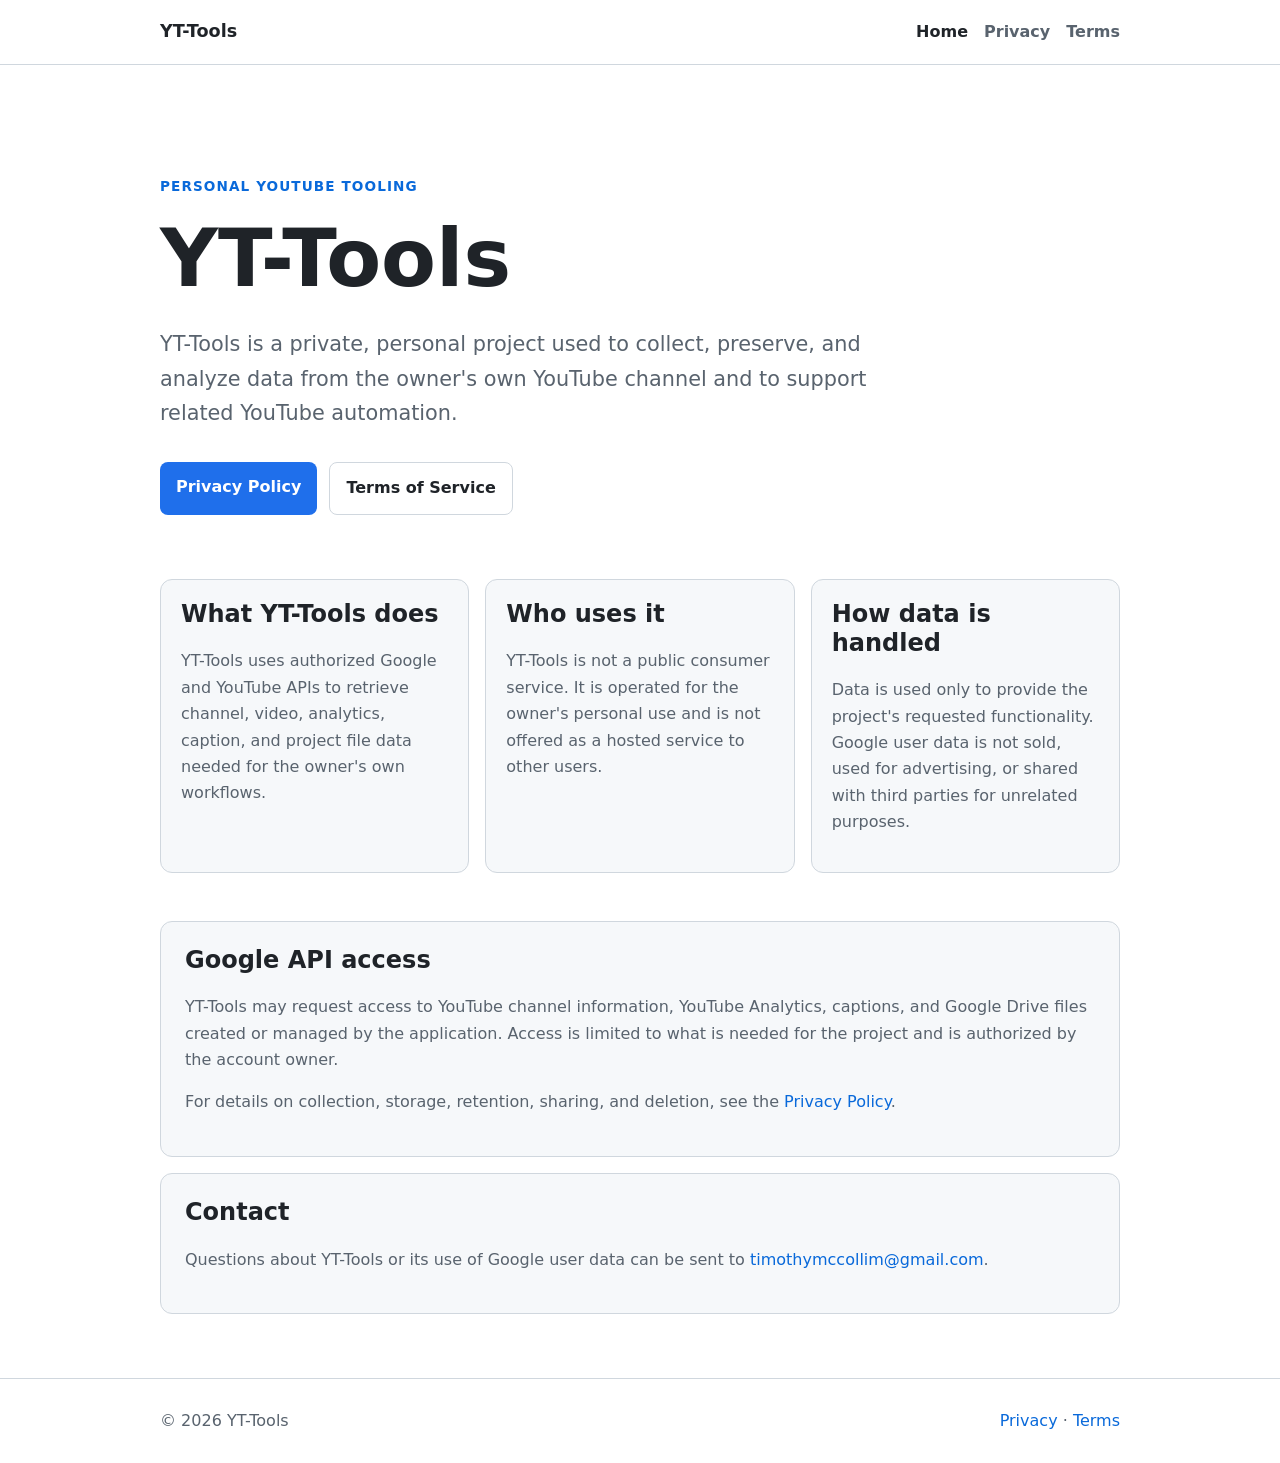
<file: index.html>
<!doctype html>
<html lang="en">
<head>
  <meta charset="utf-8">
  <meta name="viewport" content="width=device-width, initial-scale=1">
  <title>YT-Tools</title>
  <meta name="description" content="Public information for the YT-Tools personal YouTube automation and analytics project.">
  <link rel="stylesheet" href="styles.css">
</head>
<body>
  <header class="site-header">
    <div class="wrap nav">
      <a class="brand" href="index.html">YT-Tools</a>
      <nav aria-label="Primary">
        <a href="index.html" aria-current="page">Home</a>
        <a href="privacy.html">Privacy</a>
        <a href="terms.html">Terms</a>
      </nav>
    </div>
  </header>

  <main>
    <section class="hero wrap">
      <p class="eyebrow">Personal YouTube tooling</p>
      <h1>YT-Tools</h1>
      <p class="lead">
        YT-Tools is a private, personal project used to collect, preserve, and analyze data
        from the owner's own YouTube channel and to support related YouTube automation.
      </p>
      <div class="actions">
        <a class="button" href="privacy.html">Privacy Policy</a>
        <a class="button secondary" href="terms.html">Terms of Service</a>
      </div>
    </section>

    <section class="wrap grid">
      <article class="card">
        <h2>What YT-Tools does</h2>
        <p>
          YT-Tools uses authorized Google and YouTube APIs to retrieve channel, video,
          analytics, caption, and project file data needed for the owner's own workflows.
        </p>
      </article>

      <article class="card">
        <h2>Who uses it</h2>
        <p>
          YT-Tools is not a public consumer service. It is operated for the owner's personal
          use and is not offered as a hosted service to other users.
        </p>
      </article>

      <article class="card">
        <h2>How data is handled</h2>
        <p>
          Data is used only to provide the project's requested functionality. Google user
          data is not sold, used for advertising, or shared with third parties for unrelated purposes.
        </p>
      </article>
    </section>

    <section class="wrap panel">
      <h2>Google API access</h2>
      <p>
        YT-Tools may request access to YouTube channel information, YouTube Analytics,
        captions, and Google Drive files created or managed by the application. Access is
        limited to what is needed for the project and is authorized by the account owner.
      </p>
      <p>
        For details on collection, storage, retention, sharing, and deletion, see the
        <a href="privacy.html">Privacy Policy</a>.
      </p>
    </section>

    <section class="wrap panel">
      <h2>Contact</h2>
      <p>
        Questions about YT-Tools or its use of Google user data can be sent to
        <a href="mailto:timothymccollim@gmail.com">timothymccollim@gmail.com</a>.
      </p>
    </section>
  </main>

  <footer>
    <div class="wrap footer-inner">
      <span>© 2026 YT-Tools</span>
      <span><a href="privacy.html">Privacy</a> · <a href="terms.html">Terms</a></span>
    </div>
  </footer>
</body>
</html>
</file>
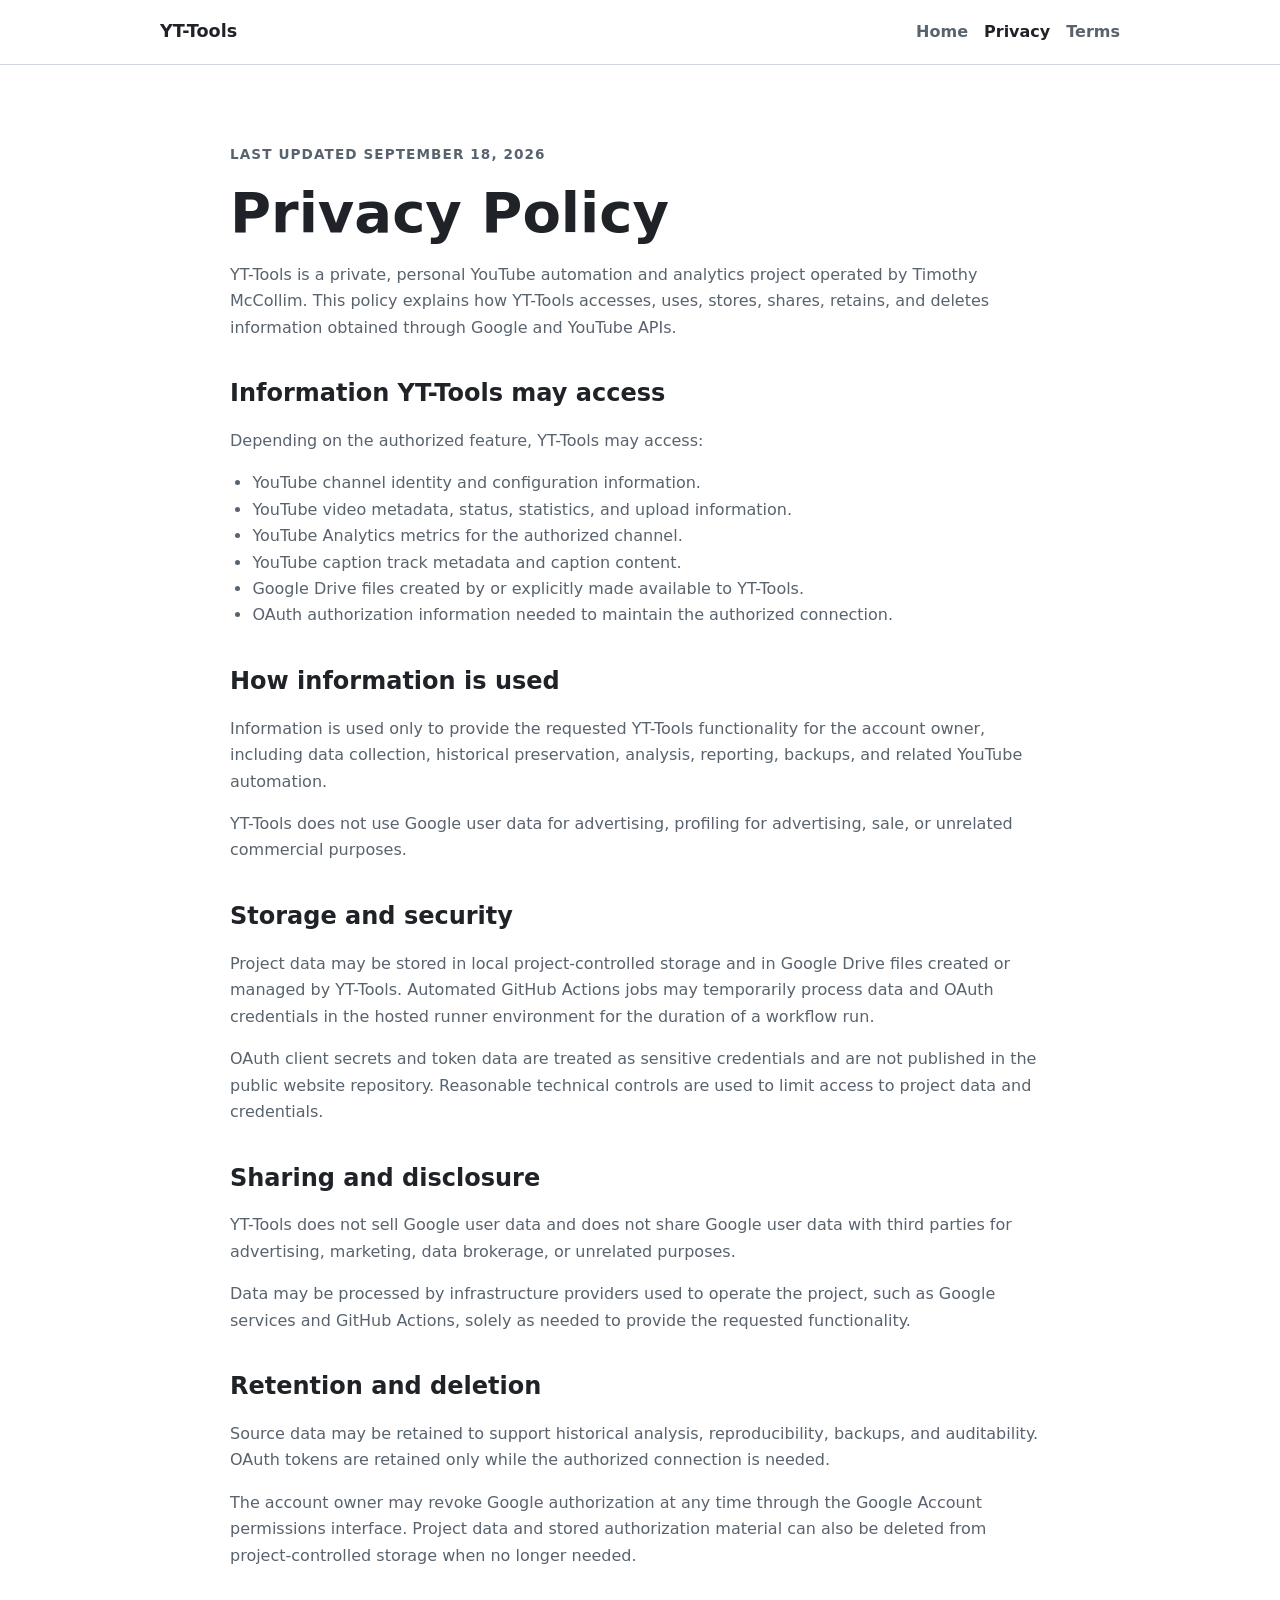
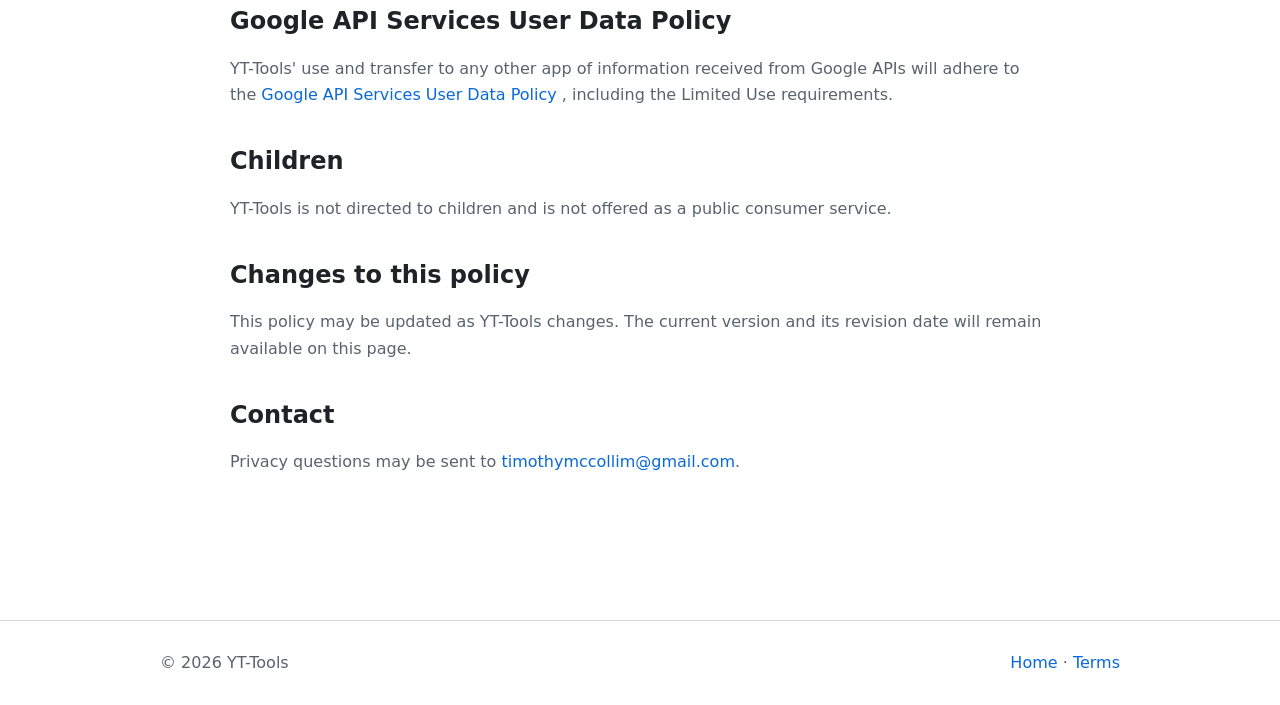
<file: privacy.html>
<!doctype html>
<html lang="en">
<head>
  <meta charset="utf-8">
  <meta name="viewport" content="width=device-width, initial-scale=1">
  <title>Privacy Policy | YT-Tools</title>
  <meta name="description" content="Privacy Policy for YT-Tools.">
  <link rel="stylesheet" href="styles.css">
</head>
<body>
  <header class="site-header">
    <div class="wrap nav">
      <a class="brand" href="index.html">YT-Tools</a>
      <nav aria-label="Primary">
        <a href="index.html">Home</a>
        <a href="privacy.html" aria-current="page">Privacy</a>
        <a href="terms.html">Terms</a>
      </nav>
    </div>
  </header>

  <main class="wrap prose">
    <p class="eyebrow">Last updated September 18, 2026</p>
    <h1>Privacy Policy</h1>

    <p>
      YT-Tools is a private, personal YouTube automation and analytics project operated by
      Timothy McCollim. This policy explains how YT-Tools accesses, uses, stores, shares,
      retains, and deletes information obtained through Google and YouTube APIs.
    </p>

    <h2>Information YT-Tools may access</h2>
    <p>Depending on the authorized feature, YT-Tools may access:</p>
    <ul>
      <li>YouTube channel identity and configuration information.</li>
      <li>YouTube video metadata, status, statistics, and upload information.</li>
      <li>YouTube Analytics metrics for the authorized channel.</li>
      <li>YouTube caption track metadata and caption content.</li>
      <li>Google Drive files created by or explicitly made available to YT-Tools.</li>
      <li>OAuth authorization information needed to maintain the authorized connection.</li>
    </ul>

    <h2>How information is used</h2>
    <p>
      Information is used only to provide the requested YT-Tools functionality for the
      account owner, including data collection, historical preservation, analysis,
      reporting, backups, and related YouTube automation.
    </p>
    <p>
      YT-Tools does not use Google user data for advertising, profiling for advertising,
      sale, or unrelated commercial purposes.
    </p>

    <h2>Storage and security</h2>
    <p>
      Project data may be stored in local project-controlled storage and in Google Drive
      files created or managed by YT-Tools. Automated GitHub Actions jobs may temporarily
      process data and OAuth credentials in the hosted runner environment for the duration
      of a workflow run.
    </p>
    <p>
      OAuth client secrets and token data are treated as sensitive credentials and are not
      published in the public website repository. Reasonable technical controls are used to
      limit access to project data and credentials.
    </p>

    <h2>Sharing and disclosure</h2>
    <p>
      YT-Tools does not sell Google user data and does not share Google user data with third
      parties for advertising, marketing, data brokerage, or unrelated purposes.
    </p>
    <p>
      Data may be processed by infrastructure providers used to operate the project, such
      as Google services and GitHub Actions, solely as needed to provide the requested
      functionality.
    </p>

    <h2>Retention and deletion</h2>
    <p>
      Source data may be retained to support historical analysis, reproducibility, backups,
      and auditability. OAuth tokens are retained only while the authorized connection is
      needed.
    </p>
    <p>
      The account owner may revoke Google authorization at any time through the Google
      Account permissions interface. Project data and stored authorization material can
      also be deleted from project-controlled storage when no longer needed.
    </p>

    <h2>Google API Services User Data Policy</h2>
    <p>
      YT-Tools' use and transfer to any other app of information received from Google APIs
      will adhere to the
      <a href="https://developers.google.com/terms/api-services-user-data-policy" rel="noopener noreferrer">
        Google API Services User Data Policy
      </a>,
      including the Limited Use requirements.
    </p>

    <h2>Children</h2>
    <p>
      YT-Tools is not directed to children and is not offered as a public consumer service.
    </p>

    <h2>Changes to this policy</h2>
    <p>
      This policy may be updated as YT-Tools changes. The current version and its revision
      date will remain available on this page.
    </p>

    <h2>Contact</h2>
    <p>
      Privacy questions may be sent to
      <a href="mailto:timothymccollim@gmail.com">timothymccollim@gmail.com</a>.
    </p>
  </main>

  <footer>
    <div class="wrap footer-inner">
      <span>© 2026 YT-Tools</span>
      <span><a href="index.html">Home</a> · <a href="terms.html">Terms</a></span>
    </div>
  </footer>
</body>
</html>
</file>
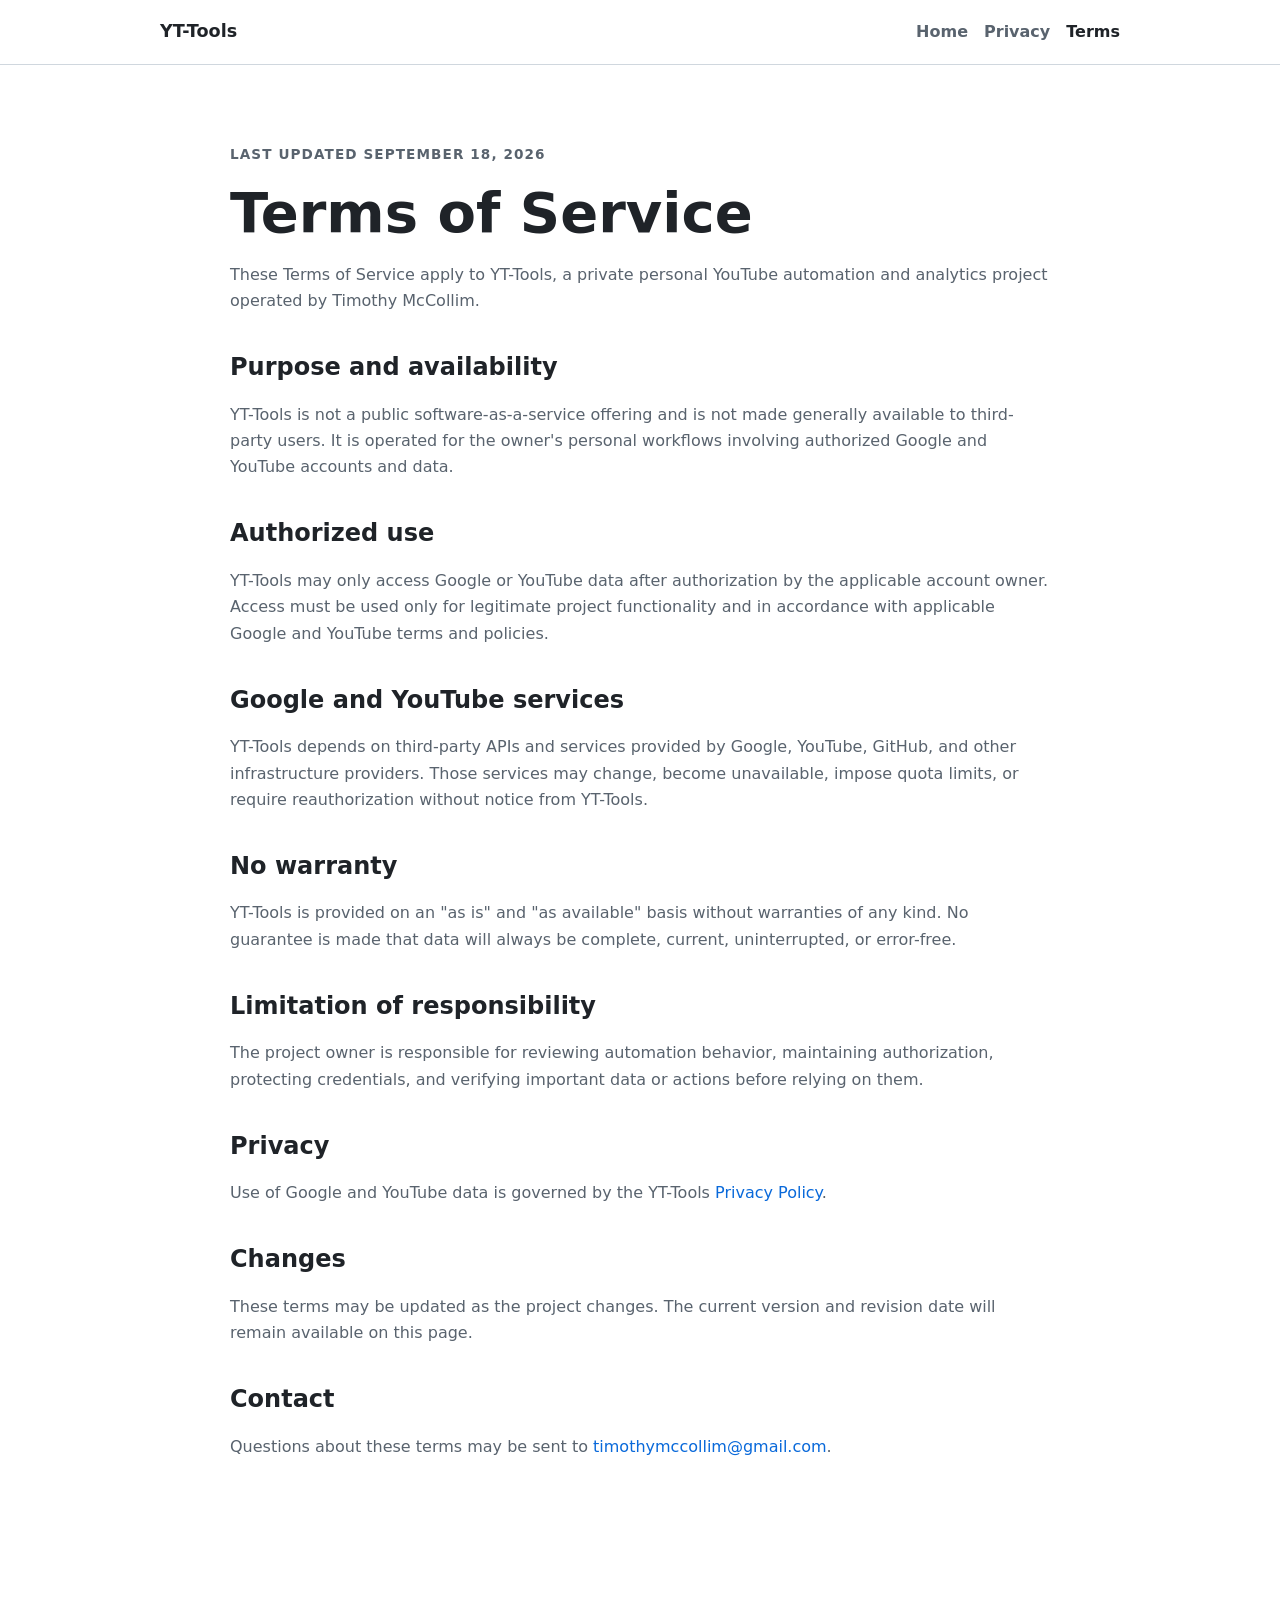
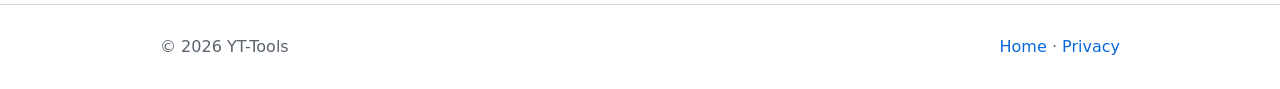
<file: terms.html>
<!doctype html>
<html lang="en">
<head>
  <meta charset="utf-8">
  <meta name="viewport" content="width=device-width, initial-scale=1">
  <title>Terms of Service | YT-Tools</title>
  <meta name="description" content="Terms of Service for YT-Tools.">
  <link rel="stylesheet" href="styles.css">
</head>
<body>
  <header class="site-header">
    <div class="wrap nav">
      <a class="brand" href="index.html">YT-Tools</a>
      <nav aria-label="Primary">
        <a href="index.html">Home</a>
        <a href="privacy.html">Privacy</a>
        <a href="terms.html" aria-current="page">Terms</a>
      </nav>
    </div>
  </header>

  <main class="wrap prose">
    <p class="eyebrow">Last updated September 18, 2026</p>
    <h1>Terms of Service</h1>

    <p>
      These Terms of Service apply to YT-Tools, a private personal YouTube automation and
      analytics project operated by Timothy McCollim.
    </p>

    <h2>Purpose and availability</h2>
    <p>
      YT-Tools is not a public software-as-a-service offering and is not made generally
      available to third-party users. It is operated for the owner's personal workflows
      involving authorized Google and YouTube accounts and data.
    </p>

    <h2>Authorized use</h2>
    <p>
      YT-Tools may only access Google or YouTube data after authorization by the applicable
      account owner. Access must be used only for legitimate project functionality and in
      accordance with applicable Google and YouTube terms and policies.
    </p>

    <h2>Google and YouTube services</h2>
    <p>
      YT-Tools depends on third-party APIs and services provided by Google, YouTube, GitHub,
      and other infrastructure providers. Those services may change, become unavailable,
      impose quota limits, or require reauthorization without notice from YT-Tools.
    </p>

    <h2>No warranty</h2>
    <p>
      YT-Tools is provided on an "as is" and "as available" basis without warranties of any
      kind. No guarantee is made that data will always be complete, current, uninterrupted,
      or error-free.
    </p>

    <h2>Limitation of responsibility</h2>
    <p>
      The project owner is responsible for reviewing automation behavior, maintaining
      authorization, protecting credentials, and verifying important data or actions before
      relying on them.
    </p>

    <h2>Privacy</h2>
    <p>
      Use of Google and YouTube data is governed by the YT-Tools
      <a href="privacy.html">Privacy Policy</a>.
    </p>

    <h2>Changes</h2>
    <p>
      These terms may be updated as the project changes. The current version and revision
      date will remain available on this page.
    </p>

    <h2>Contact</h2>
    <p>
      Questions about these terms may be sent to
      <a href="mailto:timothymccollim@gmail.com">timothymccollim@gmail.com</a>.
    </p>
  </main>

  <footer>
    <div class="wrap footer-inner">
      <span>© 2026 YT-Tools</span>
      <span><a href="index.html">Home</a> · <a href="privacy.html">Privacy</a></span>
    </div>
  </footer>
</body>
</html>
</file>
<file: styles.css>
:root {
  color-scheme: light dark;
  --bg: #0d1117;
  --panel: #161b22;
  --border: #30363d;
  --text: #e6edf3;
  --muted: #9da7b3;
  --accent: #58a6ff;
  --accent-strong: #1f6feb;
  --max: 960px;
}

* { box-sizing: border-box; }

html { scroll-behavior: smooth; }

body {
  margin: 0;
  font-family: Inter, ui-sans-serif, system-ui, -apple-system, BlinkMacSystemFont, "Segoe UI", sans-serif;
  background: var(--bg);
  color: var(--text);
  line-height: 1.65;
}

a {
  color: var(--accent);
  text-decoration: none;
}

a:hover { text-decoration: underline; }

.wrap {
  width: min(calc(100% - 2rem), var(--max));
  margin: 0 auto;
}

.site-header {
  position: sticky;
  top: 0;
  z-index: 10;
  background: color-mix(in srgb, var(--bg) 92%, transparent);
  backdrop-filter: blur(10px);
  border-bottom: 1px solid var(--border);
}

.nav {
  min-height: 64px;
  display: flex;
  align-items: center;
  justify-content: space-between;
  gap: 1rem;
}

.brand {
  color: var(--text);
  font-weight: 700;
  font-size: 1.1rem;
}

nav {
  display: flex;
  gap: 1rem;
  flex-wrap: wrap;
}

nav a {
  color: var(--muted);
  font-weight: 600;
}

nav a[aria-current="page"] { color: var(--text); }

.hero {
  padding: 6rem 0 3rem;
}

.eyebrow {
  color: var(--accent);
  font-size: .85rem;
  font-weight: 700;
  letter-spacing: .08em;
  text-transform: uppercase;
}

h1, h2 {
  line-height: 1.2;
}

h1 {
  margin: .2rem 0 1rem;
  font-size: clamp(2.6rem, 8vw, 5rem);
}

h2 {
  margin-top: 0;
}

.lead {
  max-width: 760px;
  color: var(--muted);
  font-size: clamp(1.05rem, 2.2vw, 1.3rem);
}

.actions {
  display: flex;
  flex-wrap: wrap;
  gap: .75rem;
  margin-top: 2rem;
}

.button {
  display: inline-block;
  padding: .75rem 1rem;
  border-radius: 8px;
  background: var(--accent-strong);
  color: white;
  font-weight: 700;
}

.button:hover { text-decoration: none; }

.button.secondary {
  background: transparent;
  border: 1px solid var(--border);
  color: var(--text);
}

.grid {
  display: grid;
  grid-template-columns: repeat(3, 1fr);
  gap: 1rem;
  padding: 1rem 0 2rem;
}

.card, .panel {
  border: 1px solid var(--border);
  background: var(--panel);
  border-radius: 12px;
}

.card {
  padding: 1.25rem;
}

.card p, .panel p, .prose p, .prose li {
  color: var(--muted);
}

.panel {
  padding: 1.5rem;
  margin: 1rem auto;
}

.prose {
  max-width: 820px;
  padding: 4rem 0;
}

.prose h1 {
  font-size: clamp(2.2rem, 6vw, 3.5rem);
}

.prose h2 {
  margin-top: 2.4rem;
}

.prose ul {
  padding-left: 1.4rem;
}

footer {
  border-top: 1px solid var(--border);
  margin-top: 4rem;
}

.footer-inner {
  min-height: 84px;
  display: flex;
  justify-content: space-between;
  align-items: center;
  gap: 1rem;
  color: var(--muted);
  flex-wrap: wrap;
}

@media (max-width: 760px) {
  .grid { grid-template-columns: 1fr; }
  .hero { padding-top: 4rem; }
  .nav { align-items: flex-start; padding: .9rem 0; }
}

@media (prefers-color-scheme: light) {
  :root {
    --bg: #ffffff;
    --panel: #f6f8fa;
    --border: #d0d7de;
    --text: #1f2328;
    --muted: #59636e;
    --accent: #0969da;
    --accent-strong: #1f6feb;
  }
}
</file>
